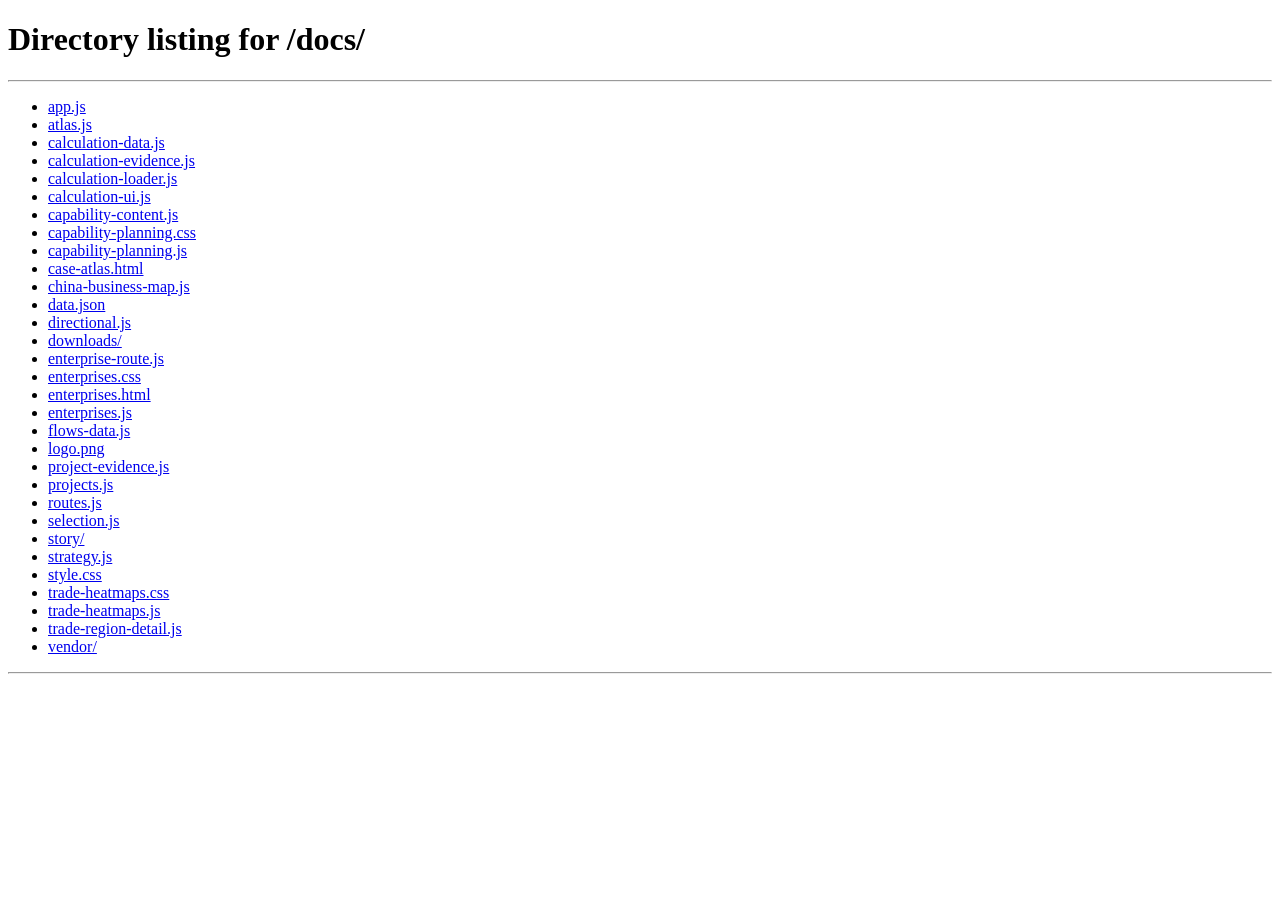
<file: docs/story/index.html>
<!doctype html><html lang="zh-CN"><head><meta charset="utf-8"><meta http-equiv="refresh" content="0;url=../#home"><title>行业规模与研究看板</title></head><body><a href="../#home">进入行业规模与研究看板 →</a></body></html>
</file>
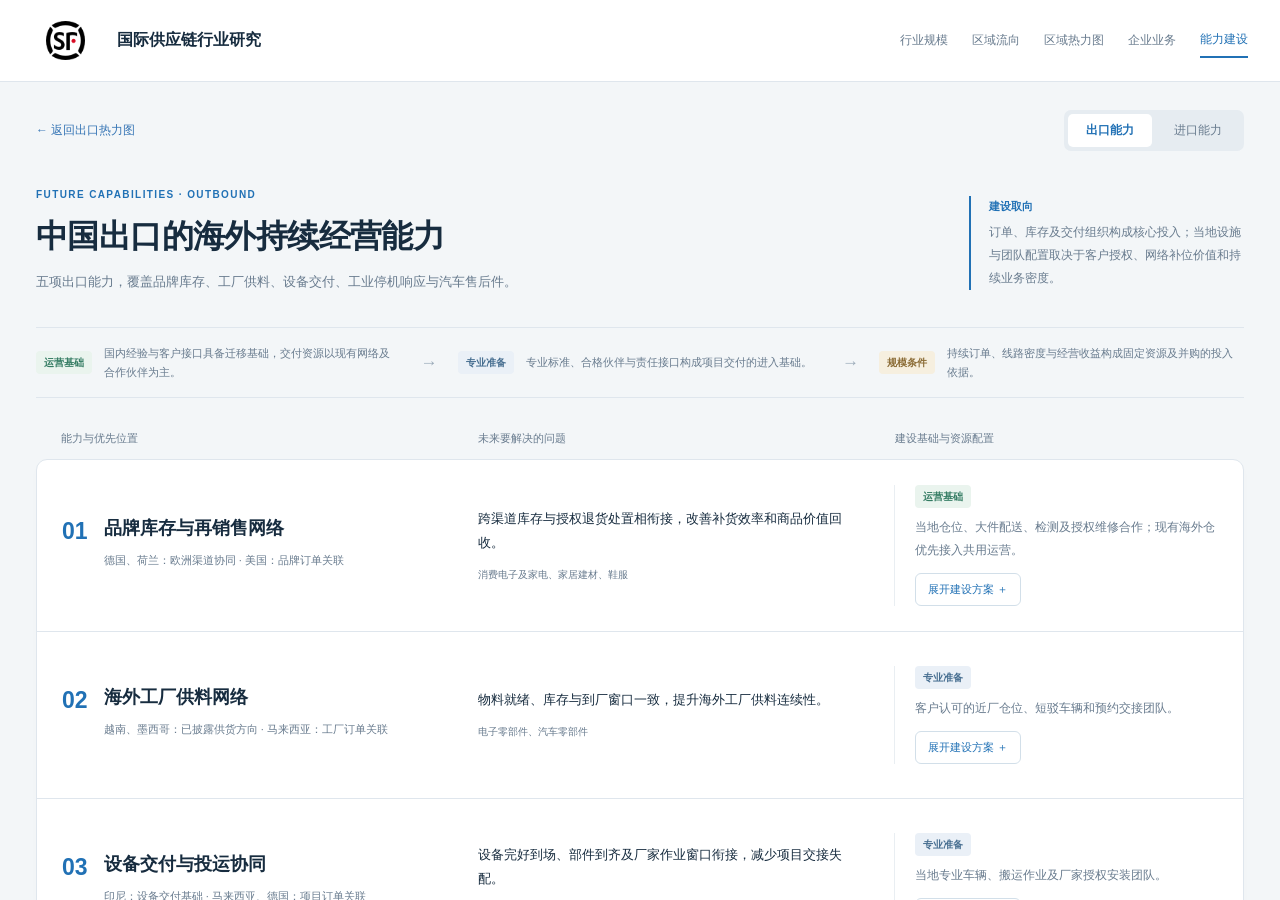
<file: capability-export.html>
<!doctype html><html lang="zh-CN"><meta charset="utf-8"><title>国际供应链行业研究</title><body><a href="./index.html#capability-export">进入研究看板</a><script>
/* Shared by the published entry point, compatibility entries and route tests. */
(function (root) {
  'use strict';
  const origin = 'https://atlas.internal';
  const files = {
    home: 'index.html', heatmaps: 'trade-heatmaps.html', enterprises: 'enterprises.html',
    'capability-export': 'capability-export.html', 'capability-import': 'capability-import.html'
  };
  const byFile = Object.fromEntries(Object.entries(files).map(([k, v]) => [v, k]));
  function url(value, base = origin + '/index.html') { return new URL(value, base); }
  function page(value) { return byFile[url(value).pathname.split('/').pop() || 'index.html']; }
  function decode(hash, search = '') {
    const text = (hash || '#home').replace(/^#/, '');
    const split = text.indexOf('?');
    const path = split < 0 ? text : text.slice(0, split);
    const query = split < 0 ? search : text.slice(split);
    const [first, ...rest] = path.split('/');
    const key = Object.hasOwn(files, first) ? first : 'home';
    const inner = key === 'home' ? (first === 'home' ? rest.join('/') || 'home' : path) : rest.join('/');
    const result = url('/' + files[key]);
    result.search = query;
    result.searchParams.delete('v');
    result.hash = inner;
    return result;
  }
  function encode(value) {
    const target = url(value), key = page(target);
    if (!key) throw Error('Unknown dashboard page: ' + target.pathname);
    target.searchParams.delete('v');
    const inner = target.hash.slice(1);
    const path = key === 'home' ? inner || 'home' : key + (inner ? '/' + inner : '');
    return '#' + path + target.search;
  }
  function resolve(value, current) { return url(value, current); }
  root.AtlasRoutes = {origin, files, url, page, decode, encode, resolve};
})(typeof window === 'undefined' ? globalThis : window);

</script><script>
const u=new URL('/capability-export.html'+location.search+location.hash,AtlasRoutes.origin);location.replace('./index.html'+AtlasRoutes.encode(u));
</script></body></html>
</file>
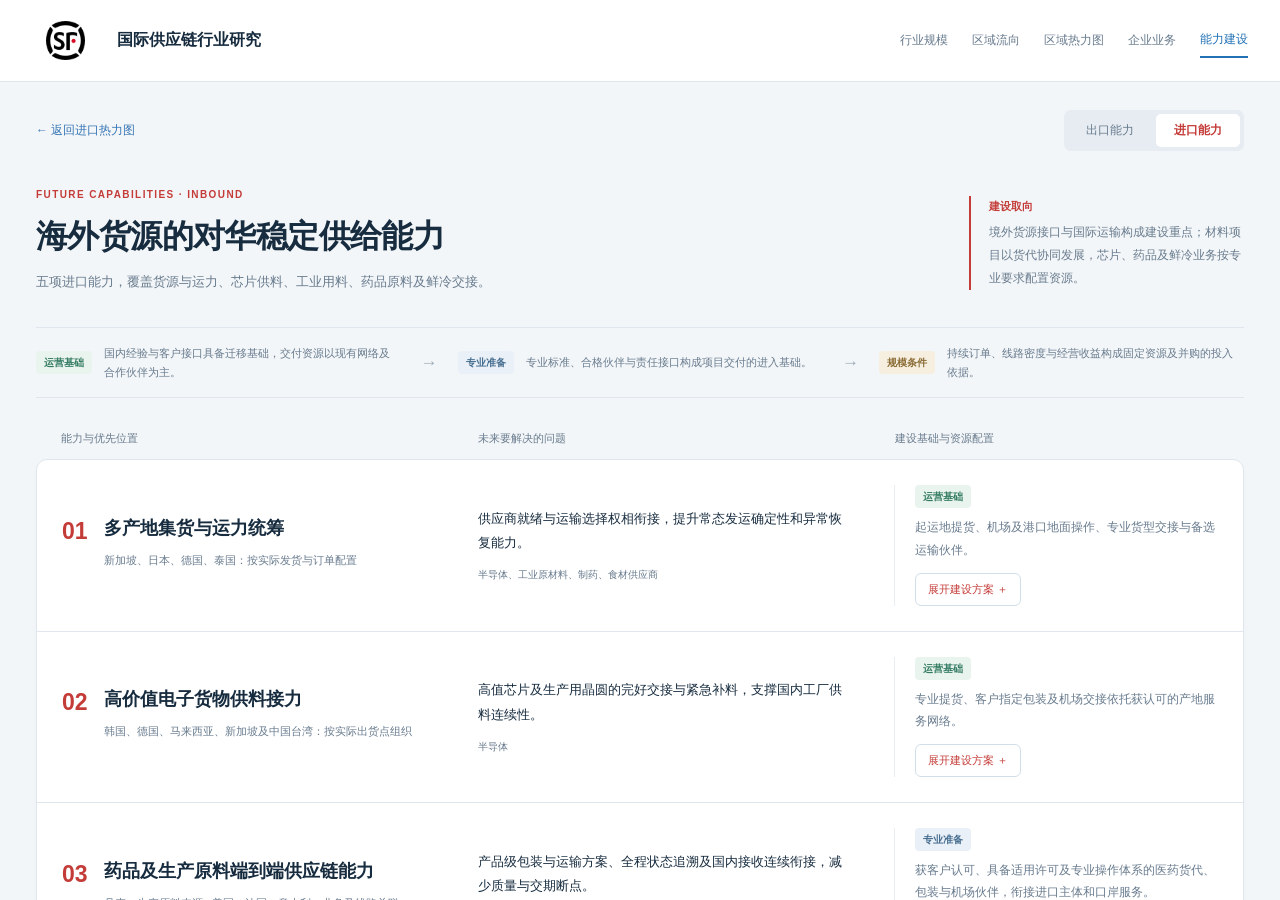
<file: capability-import.html>
<!doctype html><html lang="zh-CN"><meta charset="utf-8"><title>国际供应链行业研究</title><body><a href="./index.html#capability-import">进入研究看板</a><script>
/* Shared by the published entry point, compatibility entries and route tests. */
(function (root) {
  'use strict';
  const origin = 'https://atlas.internal';
  const files = {
    home: 'index.html', heatmaps: 'trade-heatmaps.html', enterprises: 'enterprises.html',
    'capability-export': 'capability-export.html', 'capability-import': 'capability-import.html'
  };
  const byFile = Object.fromEntries(Object.entries(files).map(([k, v]) => [v, k]));
  function url(value, base = origin + '/index.html') { return new URL(value, base); }
  function page(value) { return byFile[url(value).pathname.split('/').pop() || 'index.html']; }
  function decode(hash, search = '') {
    const text = (hash || '#home').replace(/^#/, '');
    const split = text.indexOf('?');
    const path = split < 0 ? text : text.slice(0, split);
    const query = split < 0 ? search : text.slice(split);
    const [first, ...rest] = path.split('/');
    const key = Object.hasOwn(files, first) ? first : 'home';
    const inner = key === 'home' ? (first === 'home' ? rest.join('/') || 'home' : path) : rest.join('/');
    const result = url('/' + files[key]);
    result.search = query;
    result.searchParams.delete('v');
    result.hash = inner;
    return result;
  }
  function encode(value) {
    const target = url(value), key = page(target);
    if (!key) throw Error('Unknown dashboard page: ' + target.pathname);
    target.searchParams.delete('v');
    const inner = target.hash.slice(1);
    const path = key === 'home' ? inner || 'home' : key + (inner ? '/' + inner : '');
    return '#' + path + target.search;
  }
  function resolve(value, current) { return url(value, current); }
  root.AtlasRoutes = {origin, files, url, page, decode, encode, resolve};
})(typeof window === 'undefined' ? globalThis : window);

</script><script>
const u=new URL('/capability-import.html'+location.search+location.hash,AtlasRoutes.origin);location.replace('./index.html'+AtlasRoutes.encode(u));
</script></body></html>
</file>
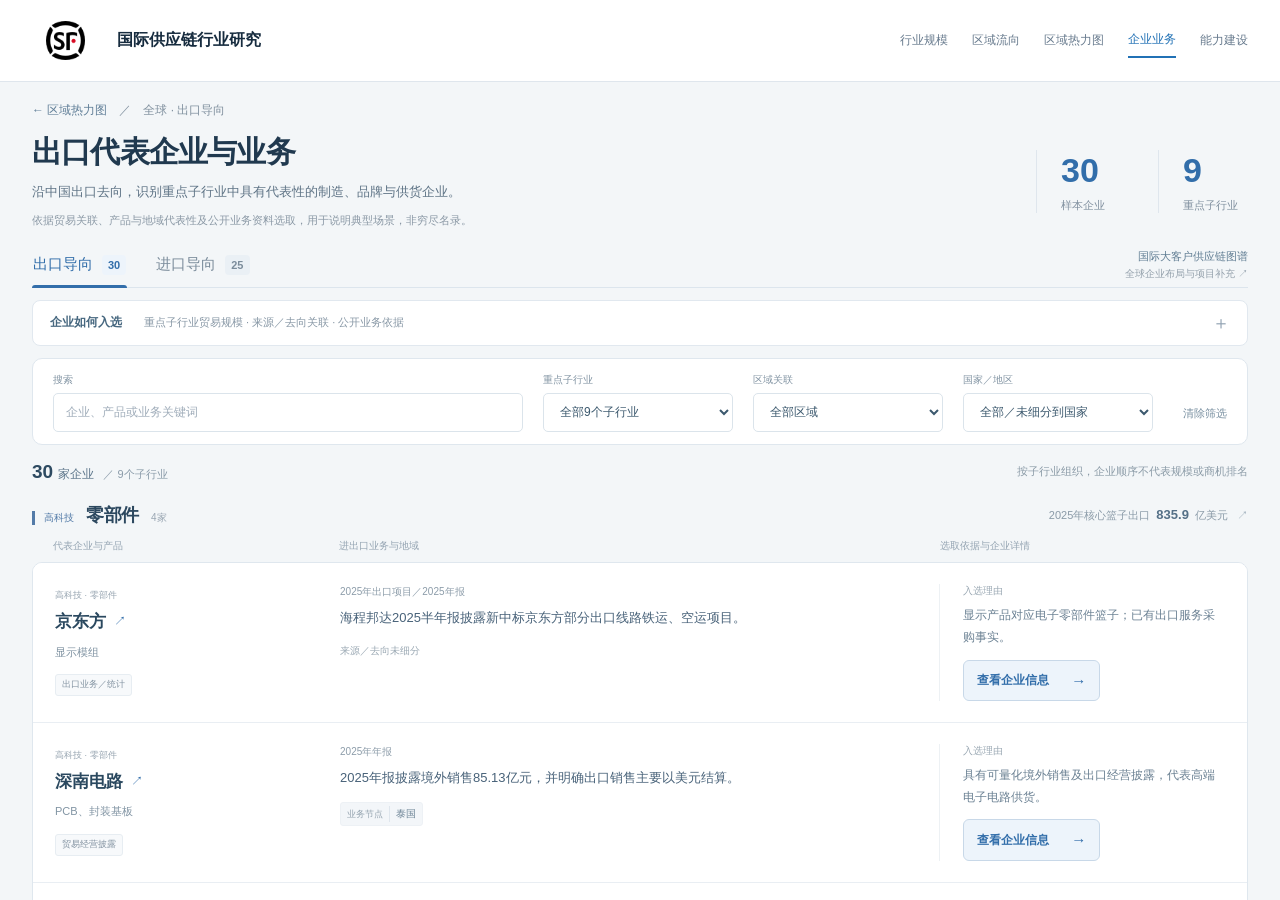
<file: enterprises.html>
<!doctype html><html lang="zh-CN"><meta charset="utf-8"><title>国际供应链行业研究</title><body><a href="./index.html#enterprises">进入研究看板</a><script>
/* Shared by the published entry point, compatibility entries and route tests. */
(function (root) {
  'use strict';
  const origin = 'https://atlas.internal';
  const files = {
    home: 'index.html', heatmaps: 'trade-heatmaps.html', enterprises: 'enterprises.html',
    'capability-export': 'capability-export.html', 'capability-import': 'capability-import.html'
  };
  const byFile = Object.fromEntries(Object.entries(files).map(([k, v]) => [v, k]));
  function url(value, base = origin + '/index.html') { return new URL(value, base); }
  function page(value) { return byFile[url(value).pathname.split('/').pop() || 'index.html']; }
  function decode(hash, search = '') {
    const text = (hash || '#home').replace(/^#/, '');
    const split = text.indexOf('?');
    const path = split < 0 ? text : text.slice(0, split);
    const query = split < 0 ? search : text.slice(split);
    const [first, ...rest] = path.split('/');
    const key = Object.hasOwn(files, first) ? first : 'home';
    const inner = key === 'home' ? (first === 'home' ? rest.join('/') || 'home' : path) : rest.join('/');
    const result = url('/' + files[key]);
    result.search = query;
    result.searchParams.delete('v');
    result.hash = inner;
    return result;
  }
  function encode(value) {
    const target = url(value), key = page(target);
    if (!key) throw Error('Unknown dashboard page: ' + target.pathname);
    target.searchParams.delete('v');
    const inner = target.hash.slice(1);
    const path = key === 'home' ? inner || 'home' : key + (inner ? '/' + inner : '');
    return '#' + path + target.search;
  }
  function resolve(value, current) { return url(value, current); }
  root.AtlasRoutes = {origin, files, url, page, decode, encode, resolve};
})(typeof window === 'undefined' ? globalThis : window);

</script><script>
const u=new URL('/enterprises.html'+location.search+location.hash,AtlasRoutes.origin);location.replace('./index.html'+AtlasRoutes.encode(u));
</script></body></html>
</file>
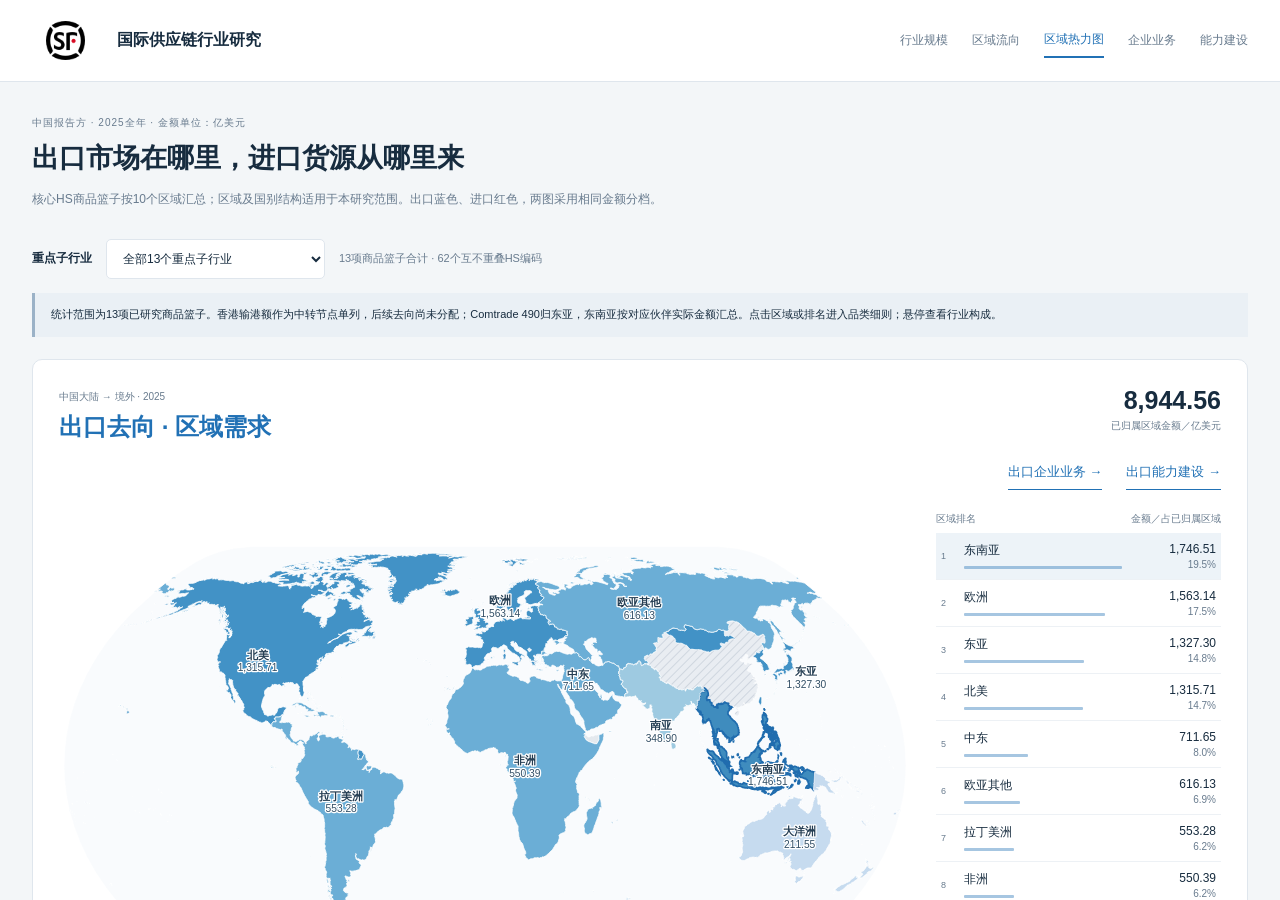
<file: trade-heatmaps.html>
<!doctype html><html lang="zh-CN"><meta charset="utf-8"><title>国际供应链行业研究</title><body><a href="./index.html#heatmaps">进入研究看板</a><script>
/* Shared by the published entry point, compatibility entries and route tests. */
(function (root) {
  'use strict';
  const origin = 'https://atlas.internal';
  const files = {
    home: 'index.html', heatmaps: 'trade-heatmaps.html', enterprises: 'enterprises.html',
    'capability-export': 'capability-export.html', 'capability-import': 'capability-import.html'
  };
  const byFile = Object.fromEntries(Object.entries(files).map(([k, v]) => [v, k]));
  function url(value, base = origin + '/index.html') { return new URL(value, base); }
  function page(value) { return byFile[url(value).pathname.split('/').pop() || 'index.html']; }
  function decode(hash, search = '') {
    const text = (hash || '#home').replace(/^#/, '');
    const split = text.indexOf('?');
    const path = split < 0 ? text : text.slice(0, split);
    const query = split < 0 ? search : text.slice(split);
    const [first, ...rest] = path.split('/');
    const key = Object.hasOwn(files, first) ? first : 'home';
    const inner = key === 'home' ? (first === 'home' ? rest.join('/') || 'home' : path) : rest.join('/');
    const result = url('/' + files[key]);
    result.search = query;
    result.searchParams.delete('v');
    result.hash = inner;
    return result;
  }
  function encode(value) {
    const target = url(value), key = page(target);
    if (!key) throw Error('Unknown dashboard page: ' + target.pathname);
    target.searchParams.delete('v');
    const inner = target.hash.slice(1);
    const path = key === 'home' ? inner || 'home' : key + (inner ? '/' + inner : '');
    return '#' + path + target.search;
  }
  function resolve(value, current) { return url(value, current); }
  root.AtlasRoutes = {origin, files, url, page, decode, encode, resolve};
})(typeof window === 'undefined' ? globalThis : window);

</script><script>
const u=new URL('/trade-heatmaps.html'+location.search+location.hash,AtlasRoutes.origin);location.replace('./index.html'+AtlasRoutes.encode(u));
</script></body></html>
</file>
